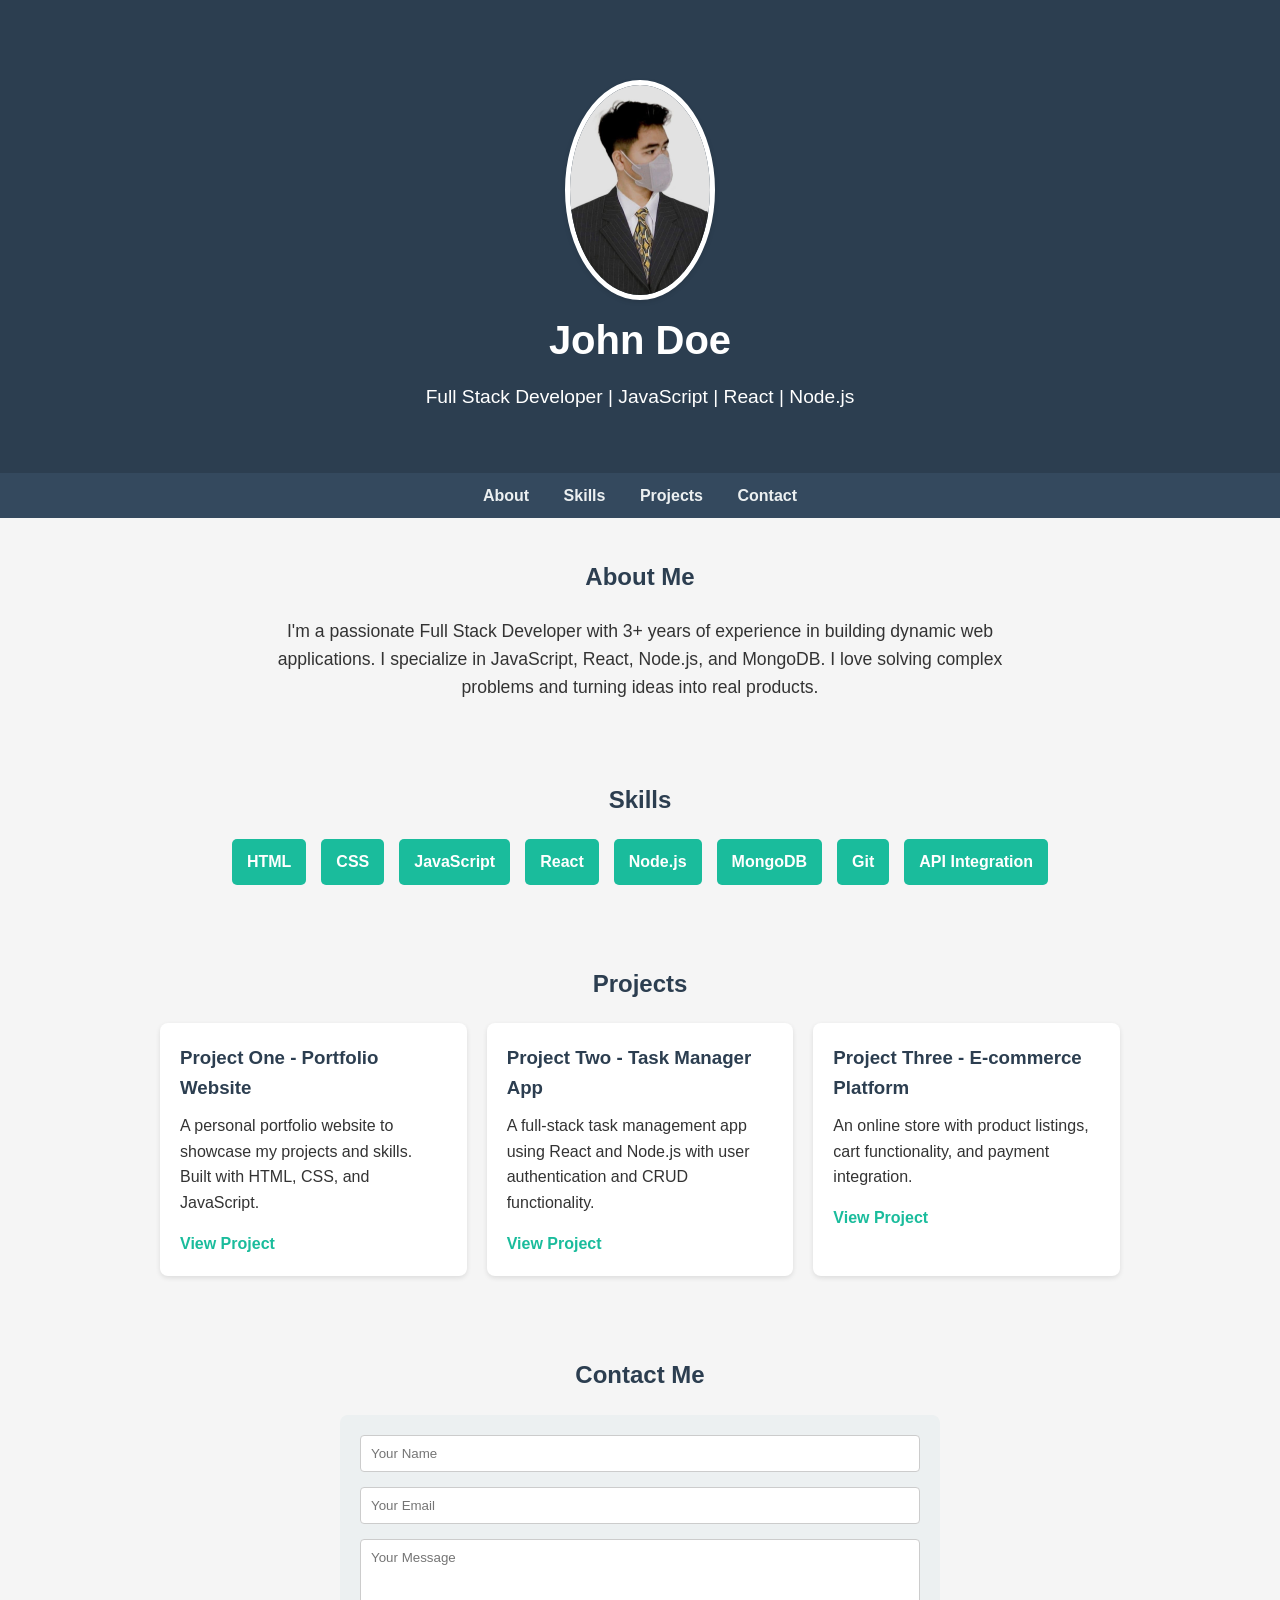
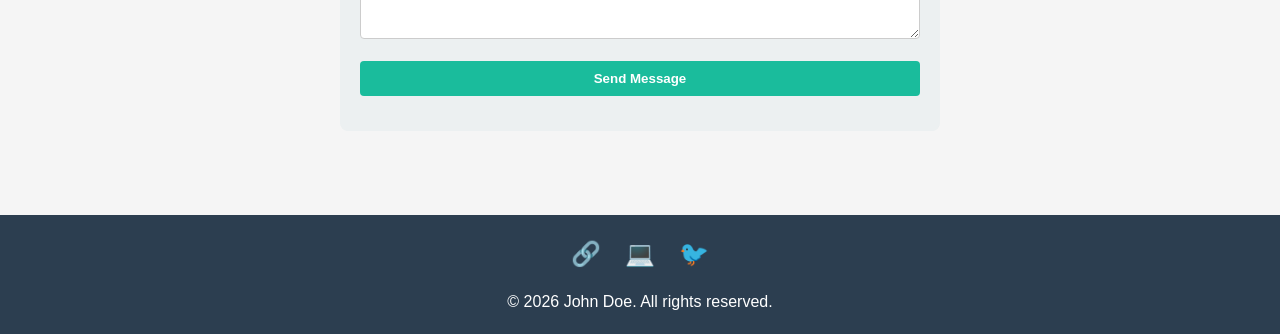
<file: index.html>
<!DOCTYPE html>
<html lang="en">
<head>
  <meta charset="UTF-8">
  <meta name="viewport" content="width=device-width, initial-scale=1.0">
  <title>SAN SOKLAI | Portfolio</title>
  <link rel="stylesheet" href="styles.css">
</head>
<body>

  <!-- Header / Hero -->
  <header>
    <img src="photo_2023-07-18_20-29-18.jpg" alt="John Doe" class="hero-img">
    <h1>John Doe</h1>
    <p>Full Stack Developer | JavaScript | React | Node.js</p>
  </header>

  <!-- Navigation -->
  <nav>
    <a href="#about">About</a>
    <a href="#skills">Skills</a>
    <a href="#projects">Projects</a>
    <a href="#contact">Contact</a>
  </nav>

  <!-- About Section -->
  <section id="about">
    <h2>About Me</h2>
    <p>
      I'm a passionate Full Stack Developer with 3+ years of experience in building dynamic web applications. I specialize in JavaScript, React, Node.js, and MongoDB. I love solving complex problems and turning ideas into real products.
    </p>
  </section>

  <!-- Skills Section -->
  <section id="skills">
    <h2>Skills</h2>
    <div class="skills-list">
      <div class="skill">HTML</div>
      <div class="skill">CSS</div>
      <div class="skill">JavaScript</div>
      <div class="skill">React</div>
      <div class="skill">Node.js</div>
      <div class="skill">MongoDB</div>
      <div class="skill">Git</div>
      <div class="skill">API Integration</div>
    </div>
  </section>

  <!-- Projects Section -->
  <section id="projects">
    <h2>Projects</h2>
    <div class="projects-container">
      <!-- Projects will be loaded dynamically from JavaScript -->
    </div>
  </section>

  <!-- Contact Section -->
  <section id="contact">
    <h2>Contact Me</h2>
    <form id="contact-form">
      <input type="text" name="name" placeholder="Your Name" required>
      <input type="email" name="email" placeholder="Your Email" required>
      <textarea name="message" rows="5" placeholder="Your Message" required></textarea>
      <input type="submit" value="Send Message">
    </form>
    <div id="form-message"></div>
  </section>

  <!-- Footer -->
  <footer>
    <div class="social-icons">
      <a href="https://www.linkedin.com/in/johndoe/" title="LinkedIn">🔗</a>
      <a href="https://github.com/johndoe" title="GitHub">💻</a>
      <a href="https://twitter.com/johndoe" title="Twitter">🐦</a>
    </div>
    <p>© <span id="current-year"></span> John Doe. All rights reserved.</p>
  </footer>

  <script src="script.js"></script>
</body>
</html>
</file>
<file: styles.css>
/* Global Reset and Base Styles */
* {
  margin: 0;
  padding: 0;
  box-sizing: border-box;
}

body {
  font-family: 'Segoe UI', sans-serif;
  background: #f5f5f5;
  color: #333;
  line-height: 1.6;
}

a {
  text-decoration: none;
  color: inherit;
}

img {
  max-width: 100%;
  border-radius: 50%;
  border: 5px solid #1abc9c;
  box-shadow: 0 2px 5px rgba(0,0,0,0.1);
  transition: transform 0.3s;
  
}

/* Header / Hero Section */
header {
  background: #2c3e50;
  color: white;
  text-align: center;
  padding: 60px 20px;
}

header h1 {
  font-size: 2.5em;
}

header p {
  font-size: 1.2em;
  margin-top: 10px;
}

.hero-img {
  width: 150px;
  margin-top: 20px;
  border: 5px solid white;
}

/* Navigation */
nav {
  background: #34495e;
  padding: 10px 0;
  text-align: center;
  position: sticky;
  top: 0;
  z-index: 100;
}

nav a {
  margin: 0 15px;
  color: #ecf0f1;
  font-weight: bold;
  transition: color 0.3s;
}

nav a:hover {
  color: #1abc9c;
}

/* Sections */
section {
  padding: 40px 20px;
  max-width: 1000px;
  margin: auto;
}

section h2 {
  color: #2c3e50;
  margin-bottom: 20px;
  text-align: center;
}

/* About */
#about p {
  font-size: 1.1em;
  text-align: center;
  max-width: 800px;
  margin: 0 auto;
}

/* Skills */
.skills-list {
  display: flex;
  flex-wrap: wrap;
  gap: 15px;
  justify-content: center;
}

.skill {
  background: #1abc9c;
  color: white;
  padding: 10px 15px;
  border-radius: 5px;
  font-weight: bold;
  transition: transform 0.3s, background 0.3s;
}

.skill:hover {
  transform: translateY(-3px);
  background: #16a085;
}

/* Projects */
.projects-container {
  display: grid;
  grid-template-columns: repeat(auto-fill, minmax(300px, 1fr));
  gap: 20px;
}

.project-card {
  background: white;
  padding: 20px;
  border-radius: 8px;
  box-shadow: 0 2px 5px rgba(0,0,0,0.1);
  transition: transform 0.3s, box-shadow 0.3s;
}

.project-card:hover {
  transform: translateY(-5px);
  box-shadow: 0 5px 15px rgba(0,0,0,0.1);
}

.project-card h3 {
  margin-bottom: 10px;
  color: #2c3e50;
}

.project-card p {
  margin-bottom: 15px;
}

.project-card a {
  color: #1abc9c;
  font-weight: bold;
  transition: color 0.3s;
}

.project-card a:hover {
  color: #16a085;
}

/* Contact Form */
form {
  background: #ecf0f1;
  padding: 20px;
  border-radius: 8px;
  max-width: 600px;
  margin: 0 auto;
}

form input, form textarea {
  width: 100%;
  padding: 10px;
  margin-bottom: 15px;
  border: 1px solid #ccc;
  border-radius: 4px;
  font-family: inherit;
}

form textarea {
  resize: vertical;
  min-height: 100px;
}

form input[type="submit"] {
  background: #1abc9c;
  color: white;
  border: none;
  cursor: pointer;
  font-weight: bold;
  transition: background 0.3s;
}

form input[type="submit"]:hover {
  background: #16a085;
}

#form-message {
  text-align: center;
  margin-top: 20px;
  font-weight: bold;
  min-height: 24px;
}

/* Footer */
footer {
  text-align: center;
  background: #2c3e50;
  color: white;
  padding: 20px;
}

.social-icons {
  margin-bottom: 15px;
}

.social-icons a {
  margin: 0 10px;
  font-size: 1.5em;
  color: white;
  transition: color 0.3s;
}

.social-icons a:hover {
  color: #1abc9c;
}

/* Responsive Design */
@media (max-width: 768px) {
  header {
    padding: 40px 20px;
  }
  
  nav a {
    margin: 0 10px;
    font-size: 0.9em;
  }
  
  .projects-container {
    grid-template-columns: 1fr;
  }
}
</file>
